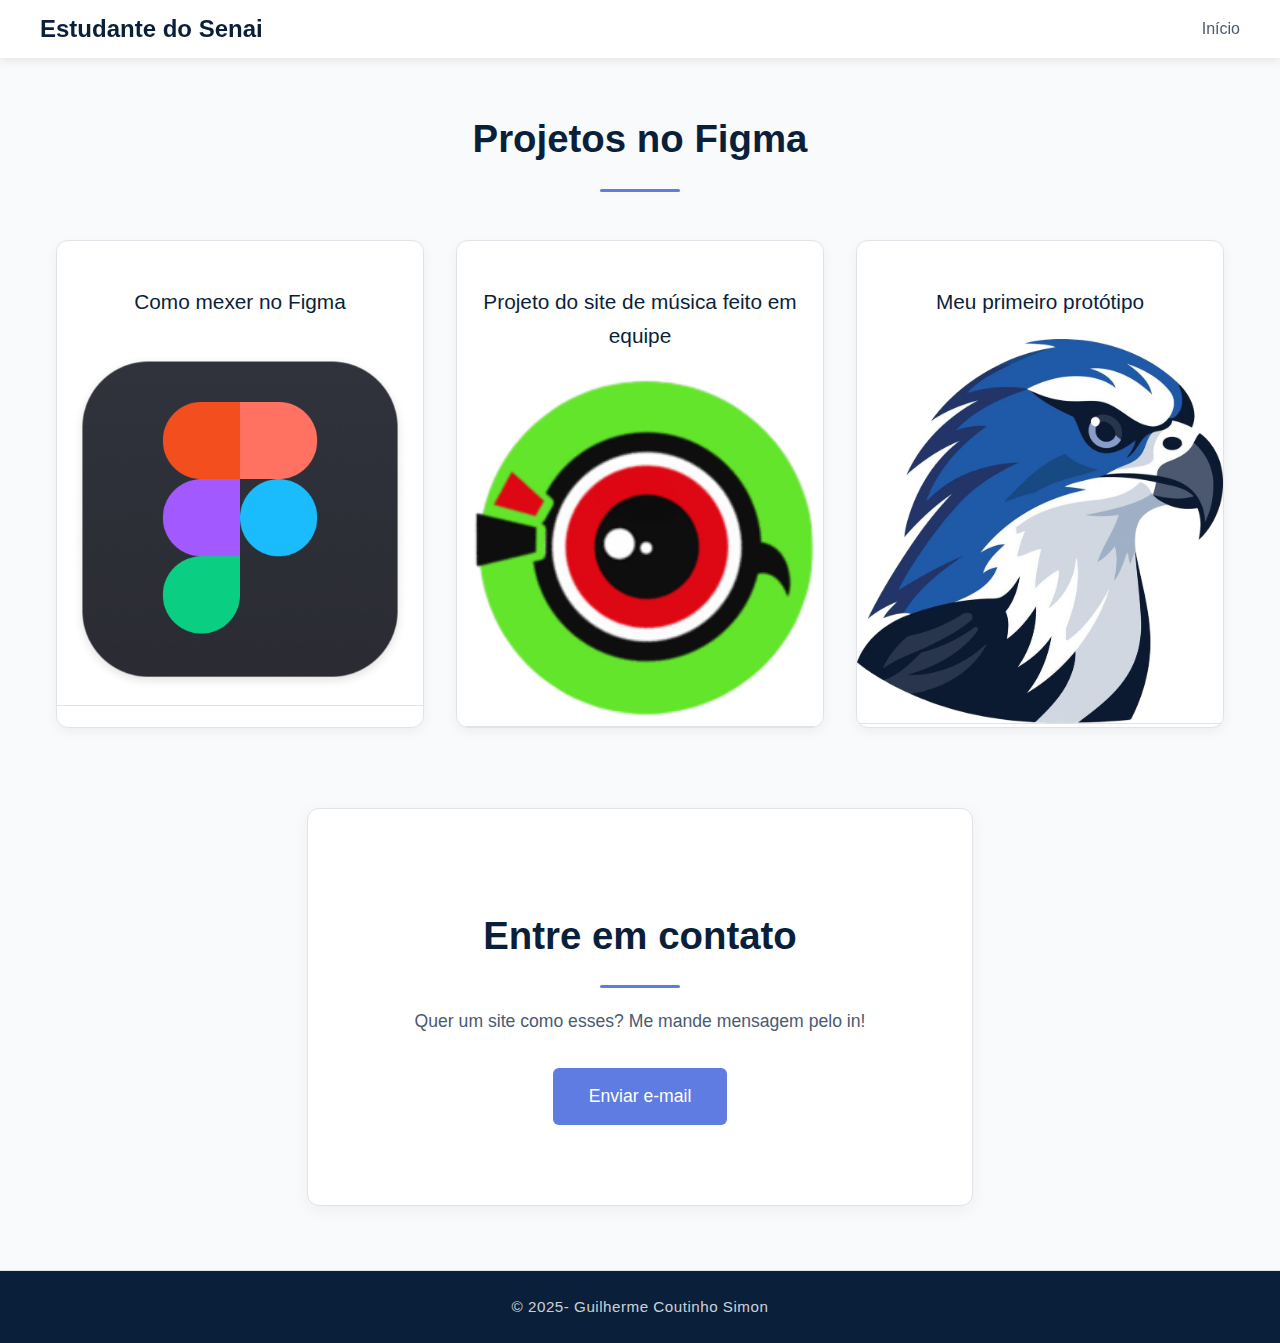
<file: figma.html>
<!DOCTYPE html>
<html lang="en">
<head>
    <meta charset="UTF-8">
    <meta name="viewport" content="width=device-width, initial-scale=1.0">
    <title>Meus Projetos Figma</title>
    <link rel="stylesheet" href="figma.css">
</head>
<body>
  <!-- Barra fixa no topo -->
  <div class="fixed-nav">
    <div class="container">
      <a href="index.html" class="logo">Estudante do Senai</a>
      <nav>
        <ul>
          <li><a href="index.html">Início</a></li>
        </ul>
      </nav>
    </div>
  </div>

  <!-- Conteúdo principal -->
  <main class="container">
    <h2>Projetos no Figma</h2>
    <div class="cards">
      <div class="card">
        <h3>Como mexer no Figma</h3>
        <a href="https://www.figma.com/proto/AMIG3eLm4yHqicKS87ia9O/B%C3%A1sico-do-Figma?node-id=1-3&p=f&t=lmR7O6kTmp9odOOg-1&scaling=scale-down&content-scaling=fixed&page-id=0%3A1&starting-point-node-id=1%3A3&show-proto-sidebar=1" target="_blank">
          <img src="img/Figma.png" alt="Figma" width="200">
        </a>
      </div>
      <div class="card">
        <h3>Projeto do site de música feito em equipe</h3>
        <a href="https://www.figma.com/proto/rV3ANiDBZWisVECvM801B1/Wing-Song?node-id=11-142&starting-point-node-id=11%3A142&t=x8BU7ACIgrY2SexL-1">
          <img src="img/Captura de tela 2025-05-14 112758.png" alt="Projeto de música">
        </a>
      </div>
      <div class="card">
        <h3>Meu primeiro protótipo</h3>
        <a href="https://www.figma.com/proto/IGc7nWcxbIBfkwMW0VVQ1k/Prot%C3%B3tipo-site-de-esporte?node-id=58-17&p=f&t=Vc0CA9kvetv4ruFI-1&scaling=scale-down&content-scaling=fixed&page-id=0%3A1&starting-point-node-id=2%3A8&show-proto-sidebar=1">
          <img src="img/49425645-uma-impressionante-azul-e-branco-falcao-cabeca-projeto-perfeito-para-esportes-equipes-marca-e-logotipos-gratis-vetor.png" alt="Protótipo esportivo">
        </a>
      </div>
    </div>

    <section id="contato" class="contato">
      <h2>Entre em contato</h2>
      <p>Quer um site como esses? Me mande mensagem pelo in!</p>
      <p><a href="mailto:guilherme.c.simon@aluno.senai.br" class="btn-contato">Enviar e-mail</a></p>
    </section>
  </main>

  <footer>
    <p>&copy; 2025- Guilherme Coutinho Simon</p>
  </footer>
</body>
</html>
</file>
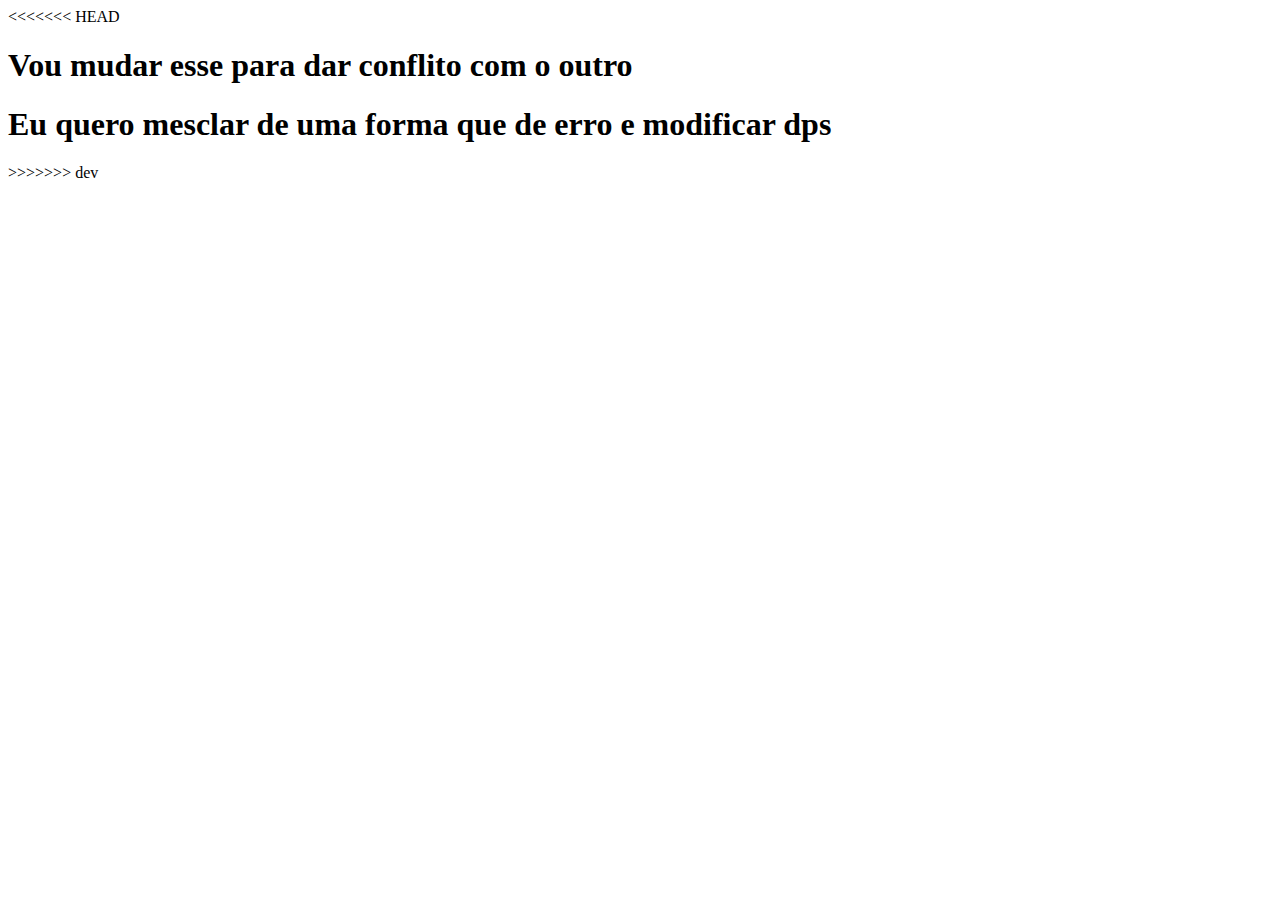
<file: ko.html>
<!DOCTYPE html>
<html lang="en">
<head>
    <meta charset="UTF-8">
    <meta name="viewport" content="width=device-width, initial-scale=1.0">
    <title>Document</title>
</head>
<body>
<<<<<<< HEAD
    <H1>Vou mudar esse para dar conflito com o outro</H1>

    <h1>Eu quero mesclar de uma forma que de erro e modificar dps</h1>
    
>>>>>>> dev
</body>
</html>
</file>
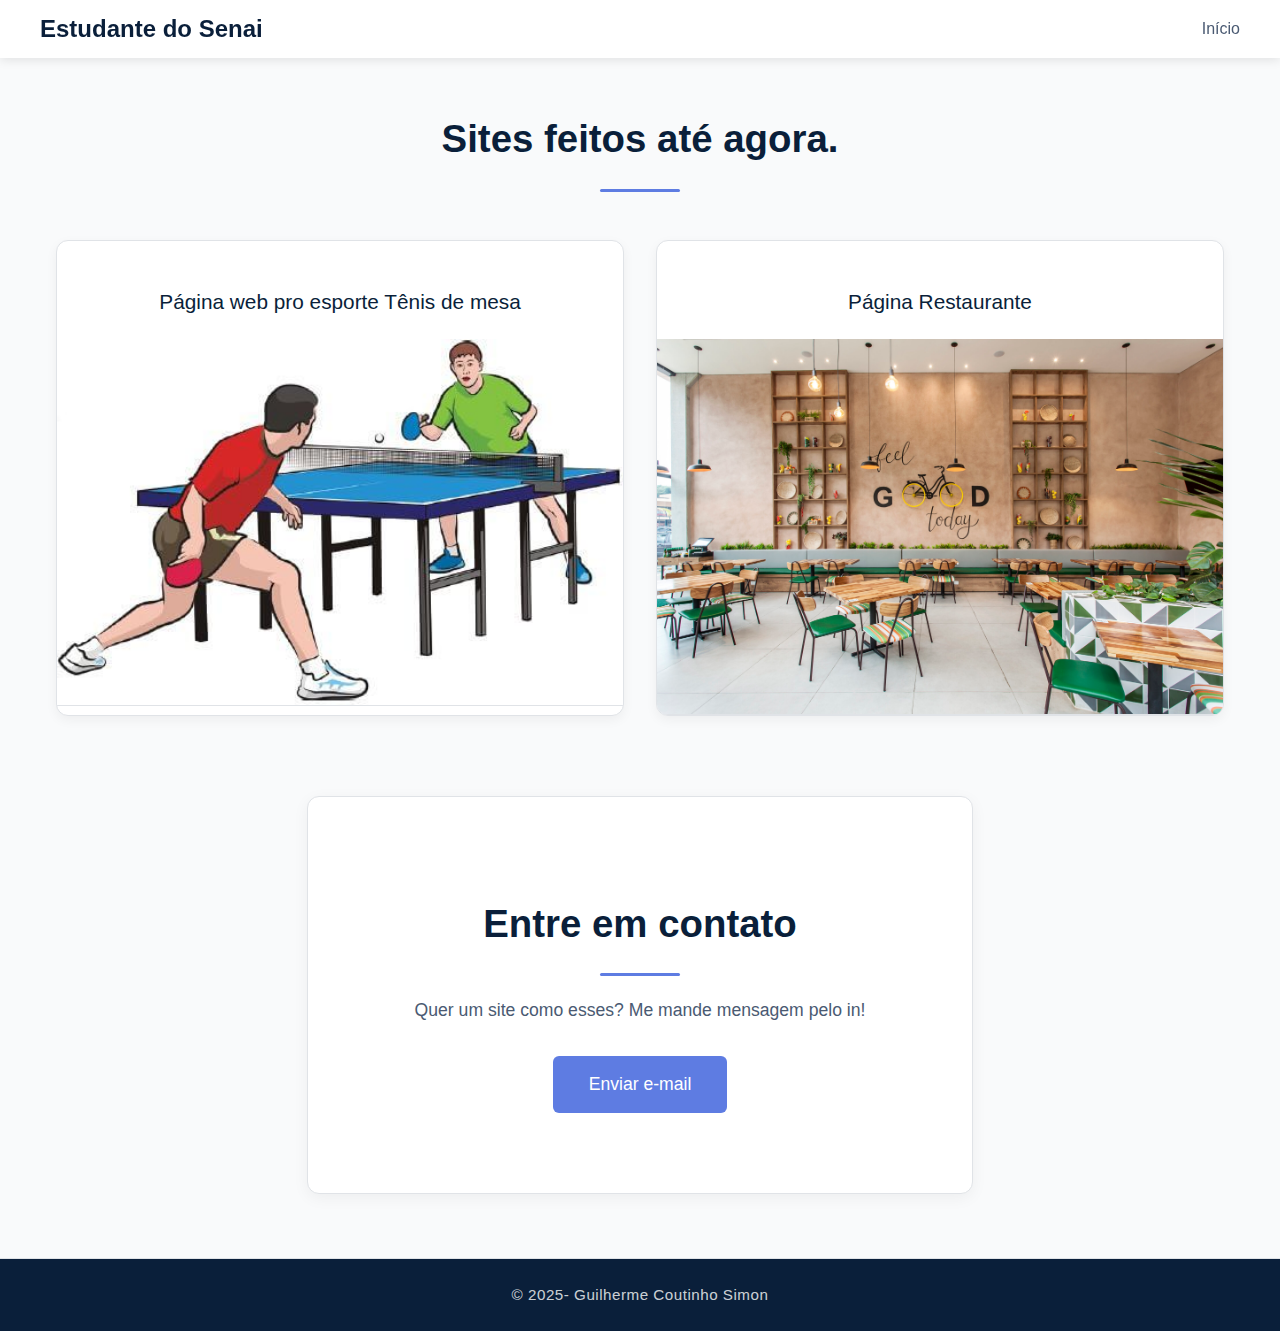
<file: sites.html>
<!DOCTYPE html>
<html lang="en">
<head>
    <meta charset="UTF-8">
    <meta name="viewport" content="width=device-width, initial-scale=1.0">
    <title>Meus Projetos Figma</title>
    <link rel="stylesheet" href="figma.css">
</head>
<body>
  <!-- Barra fixa no topo -->
  <div class="fixed-nav">
    <div class="container">
      <a href="index.html" class="logo">Estudante do Senai</a>
      <nav>
        <ul>
          <li><a href="index.html">Início</a></li>
        </ul>
      </nav>
    </div>
  </div>

  <!-- Conteúdo principal -->
  <main class="container">
    <h2>Sites feitos até agora.</h2>
    <div class="cards">
      <div class="card">
        <h3>Página web pro esporte Tênis de mesa</h3>
        <a href="https://cscoutin.github.io/tenis-de-mesa-final/" target="_blank">
          <img src="img/20180322-tenis-mesa.jpg" alt="Figma" width="200">
        </a>
      </div>
      <div class="card">
        <h3>Página Restaurante</h3>
        <a href="https://cscoutin.github.io/Sabores-da-terra1/">
          <img src="img/96237009-1996-41d8-8a1c-50ad6997d821-scaled.jpg" alt="Projeto de música">
        </a>
      </div>
     
    </div>

    <section id="contato" class="contato">
      <h2>Entre em contato</h2>
      <p>Quer um site como esses? Me mande mensagem pelo in!</p>
      <p><a href="mailto:guilherme.c.simon@aluno.senai.br" class="btn-contato">Enviar e-mail</a></p>
    </section>
  </main>

  <footer>
    <p>&copy; 2025- Guilherme Coutinho Simon</p>
  </footer>
</body>
</html>
</file>
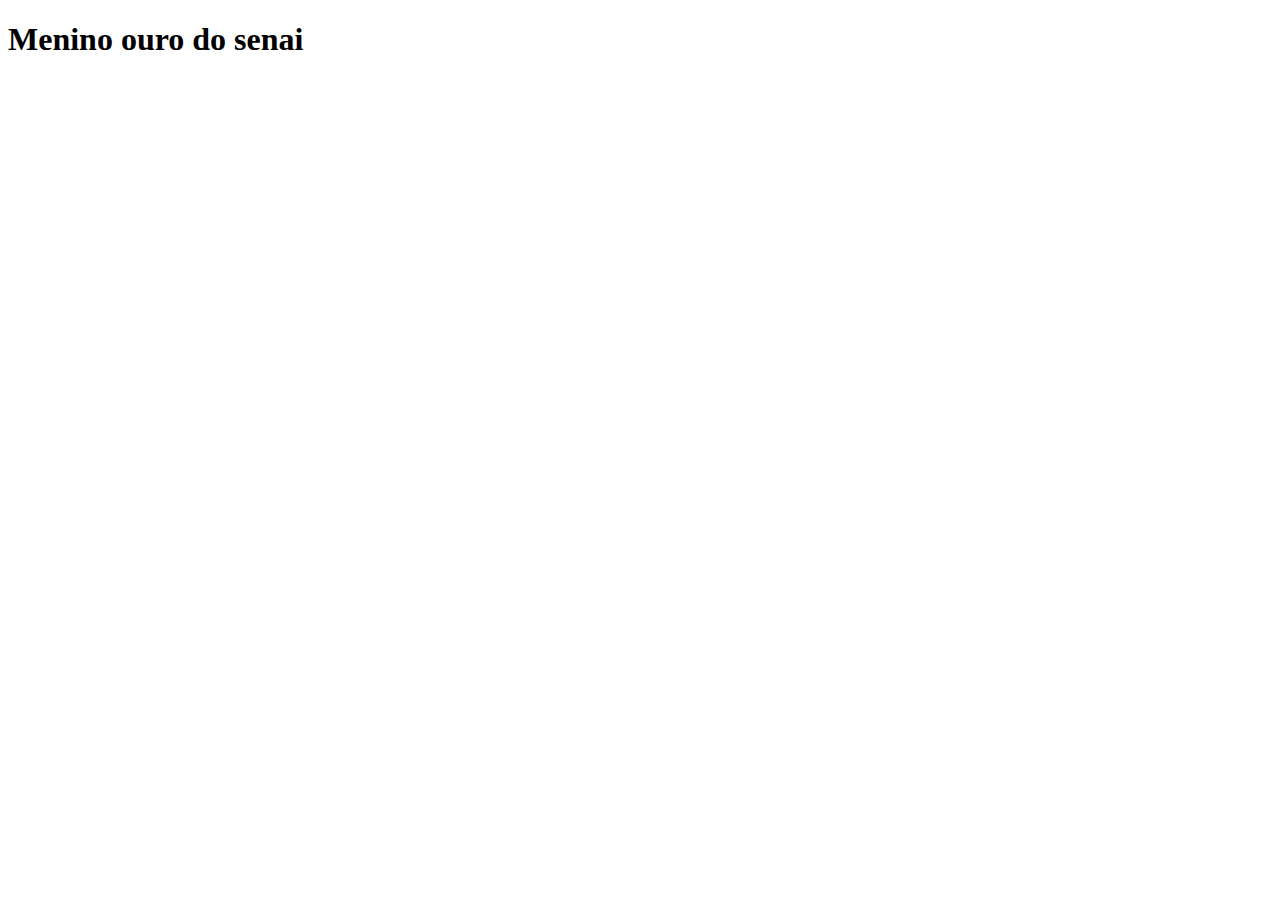
<file: tr.html>
<!DOCTYPE html>
<html lang="en">
<head>
    <meta charset="UTF-8">
    <meta name="viewport" content="width=device-width, initial-scale=1.0">
    <title>Document</title>
</head>
<body>
    <h1>Menino ouro do senai</h1>
</body>
</html>
</file>
<file: figma.css>
/* Estilo Minimalista Atualizado */
:root {
  --navy: #0a1f3a;
  --slate: #4a5a72;
  --stone: #e0e3e7;
  --paper: #f9fafb;
  --accent: #5e7ce2;
  --accent-dark: #3a56b1;
}

html, body {
  height: 100%;
  margin: 0;
  padding: 0;
}

body {
  background-color: var(--paper);
  font-family: 'Inter', -apple-system, BlinkMacSystemFont, sans-serif;
  line-height: 1.6;
  color: var(--navy);
  display: flex;
  flex-direction: column;
  min-height: 100vh;
  padding-top: 60px; /* Espaço para a barra fixa */
}

/* BARRA DE NAVEGAÇÃO FIXA */
.fixed-nav {
  position: fixed;
  top: 0;
  left: 0;
  width: 100%;
  background-color: white;
  box-shadow: 0 2px 10px rgba(0, 0, 0, 0.1);
  z-index: 1000;
  padding: 10px 0;
}

.fixed-nav .container {
  display: flex;
  justify-content: space-between;
  align-items: center;
}

.fixed-nav .logo {
  font-size: 1.5rem;
  font-weight: 700;
  color: var(--navy);
  text-decoration: none;
}

.fixed-nav nav ul {
  display: flex;
  gap: 1.5rem;
  margin: 0;
  padding: 0;
  list-style: none;
}

.fixed-nav nav a {
  color: var(--slate);
  font-weight: 500;
  transition: color 0.3s ease;
  padding: 0.5rem 0;
  position: relative;
  text-decoration: none;
}

.fixed-nav nav a:hover {
  color: var(--accent);
}

.fixed-nav nav a::after {
  content: '';
  position: absolute;
  bottom: 0;
  left: 0;
  width: 0;
  height: 2px;
  background-color: var(--accent);
  transition: width 0.3s ease;
}

.fixed-nav nav a:hover::after {
  width: 100%;
}

/* CONTAINER PRINCIPAL */
.container {
  width: 100%;
  max-width: 1200px;
  margin: 0 auto;
  padding: 0 20px;
}

/* SEÇÃO DE PROJETOS */
h2 {
  font-size: 2.4rem;
  text-align: center;
  margin: 3rem 0 2rem;
  font-weight: 600;
  color: var(--navy);
  position: relative;
}

h2:after {
  content: "";
  display: block;
  width: 80px;
  height: 3px;
  background: var(--accent);
  margin: 1.2rem auto;
  border-radius: 3px;
}

.cards {
  display: grid;
  grid-template-columns: repeat(auto-fit, minmax(300px, 1fr));
  gap: 2rem;
  margin: 0 auto;
  padding: 1rem;
}

.card {
  background: white;
  border-radius: 12px;
  overflow: hidden;
  box-shadow: 0 4px 12px rgba(0, 0, 0, 0.05);
  transition: all 0.3s ease-out;
  border: 1px solid var(--stone);
  position: relative;
}

.card:hover {
  transform: translateY(-5px);
  box-shadow: 0 8px 24px rgba(0, 0, 0, 0.1);
  border-color: rgba(94, 124, 226, 0.3);
}

.card h3 {
  padding: 1.5rem 1.5rem 0;
  font-size: 1.3rem;
  font-weight: 500;
  color: var(--navy);
  text-align: center;
}

.card img {
  width: 100%;
  height: auto;
  display: block;
  transition: opacity 0.3s ease;
  border-bottom: 1px solid var(--stone);
}

.card:hover img {
  opacity: 0.9;
}

/* SEÇÃO DE CONTATO */
.contato {
  background: white;
  padding: 3rem 2rem;
  margin: 4rem auto;
  max-width: 600px;
  border-radius: 12px;
  box-shadow: 0 4px 16px rgba(0, 0, 0, 0.05);
  text-align: center;
  border: 1px solid var(--stone);
}

.contato h2 {
  margin-bottom: 1.2rem;
}

.contato p {
  font-size: 1.1rem;
  margin-bottom: 2rem;
  color: var(--slate);
}

.btn-contato {
  display: inline-block;
  background-color: var(--accent);
  color: white;
  padding: 0.9rem 2.2rem;
  border-radius: 6px;
  font-weight: 500;
  text-decoration: none;
  transition: all 0.3s ease;
}

.btn-contato:hover {
  background-color: var(--accent-dark);
  transform: translateY(-2px);
}

/* FOOTER */
footer {
  background-color: var(--navy);
  color: white;
  text-align: center;
  padding: 1.5rem;
  margin-top: auto;
  border-top: 1px solid var(--stone);
}

footer p {
  margin: 0;
  font-size: 0.95rem;
  color: rgba(255, 255, 255, 0.8);
  letter-spacing: 0.5px;
}

/* EFEITOS VISUAIS */
.card::after {
  content: "";
  position: absolute;
  top: 0;
  left: 0;
  right: 0;
  height: 4px;
  background: var(--accent);
  opacity: 0;
  transition: opacity 0.3s ease;
}

.card:hover::after {
  opacity: 1;
}

/* RESPONSIVIDADE */
@media (max-width: 768px) {
  body {
    padding-top: 56px;
  }
  
  .fixed-nav {
    padding: 8px 0;
  }
  
  .fixed-nav .logo {
    font-size: 1.3rem;
  }
  
  .fixed-nav nav ul {
    gap: 1rem;
  }
  
  h2 {
    font-size: 2rem;
  }
  
  .cards {
    grid-template-columns: 1fr;
    gap: 1.5rem;
  }
  
  .contato {
    padding: 2rem 1.5rem;
    margin: 3rem auto;
  }
  
  footer {
    padding: 1.2rem;
  }
}
</file>
